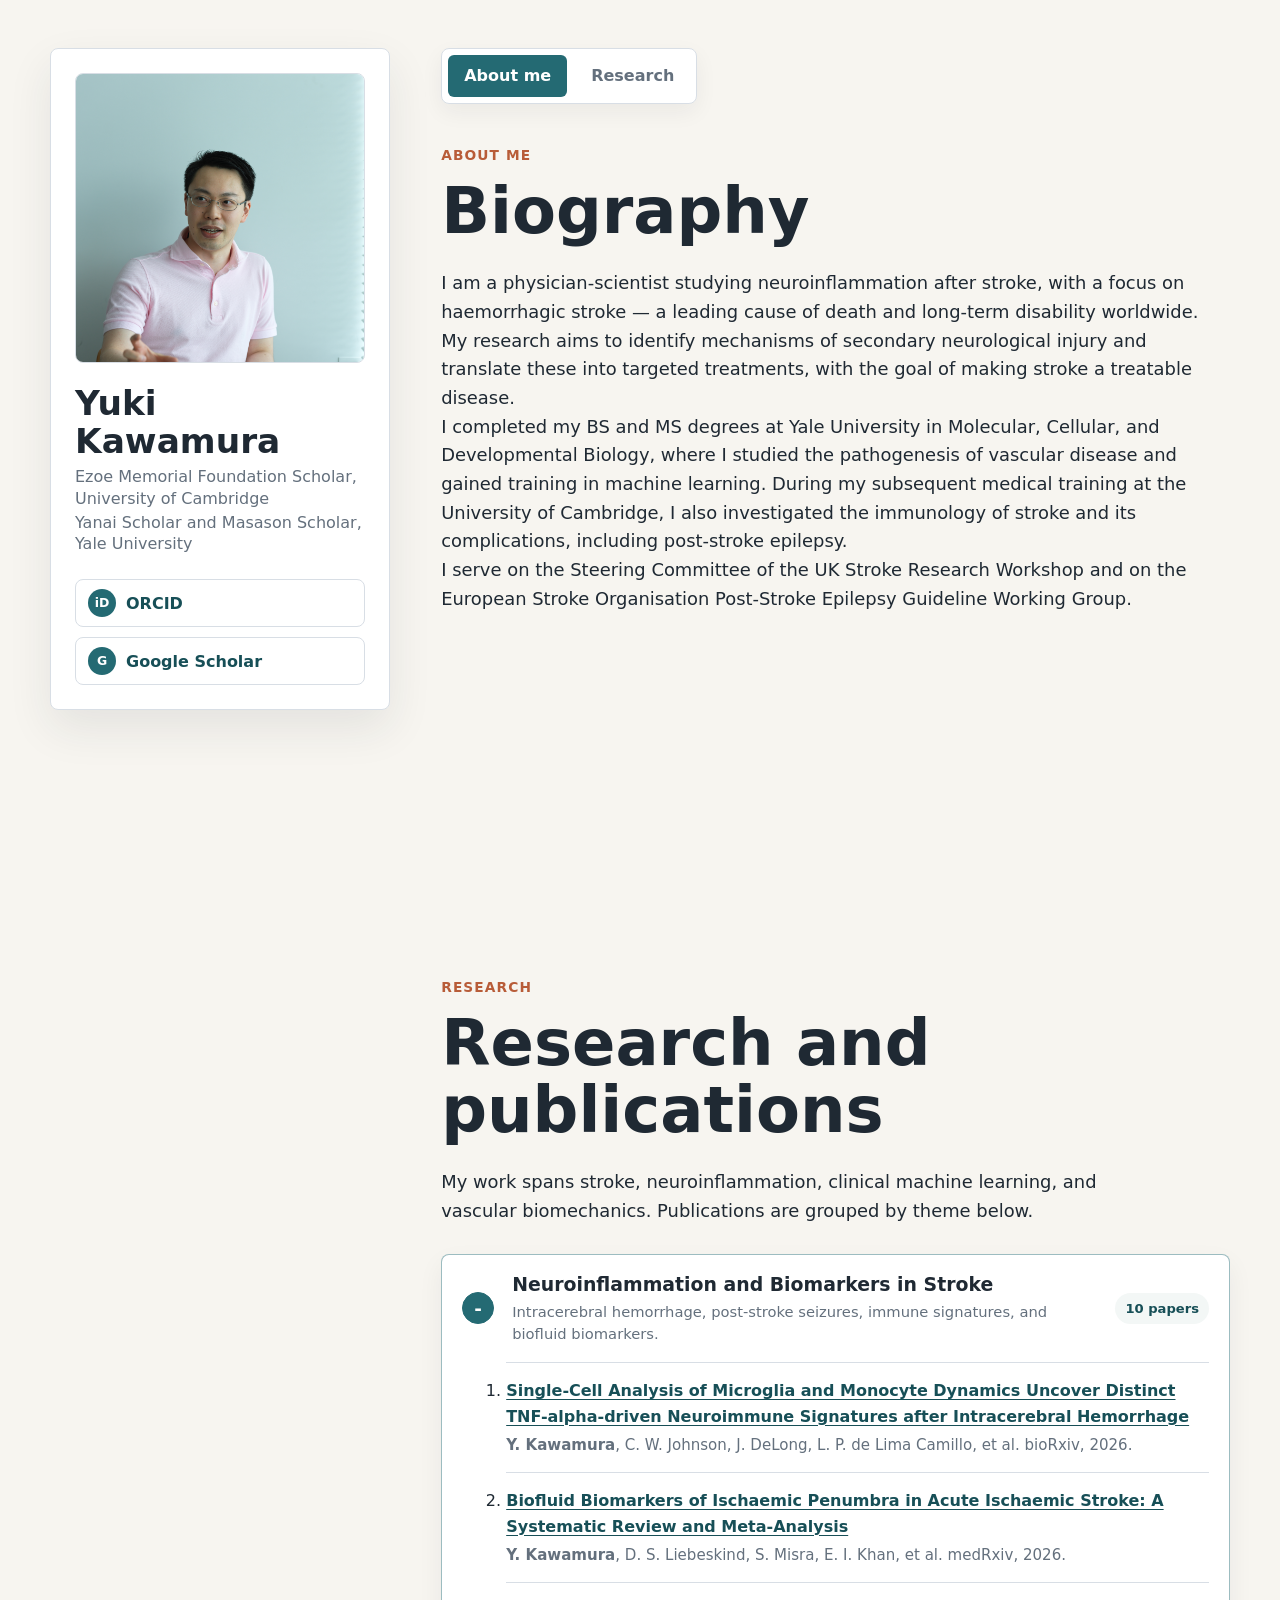
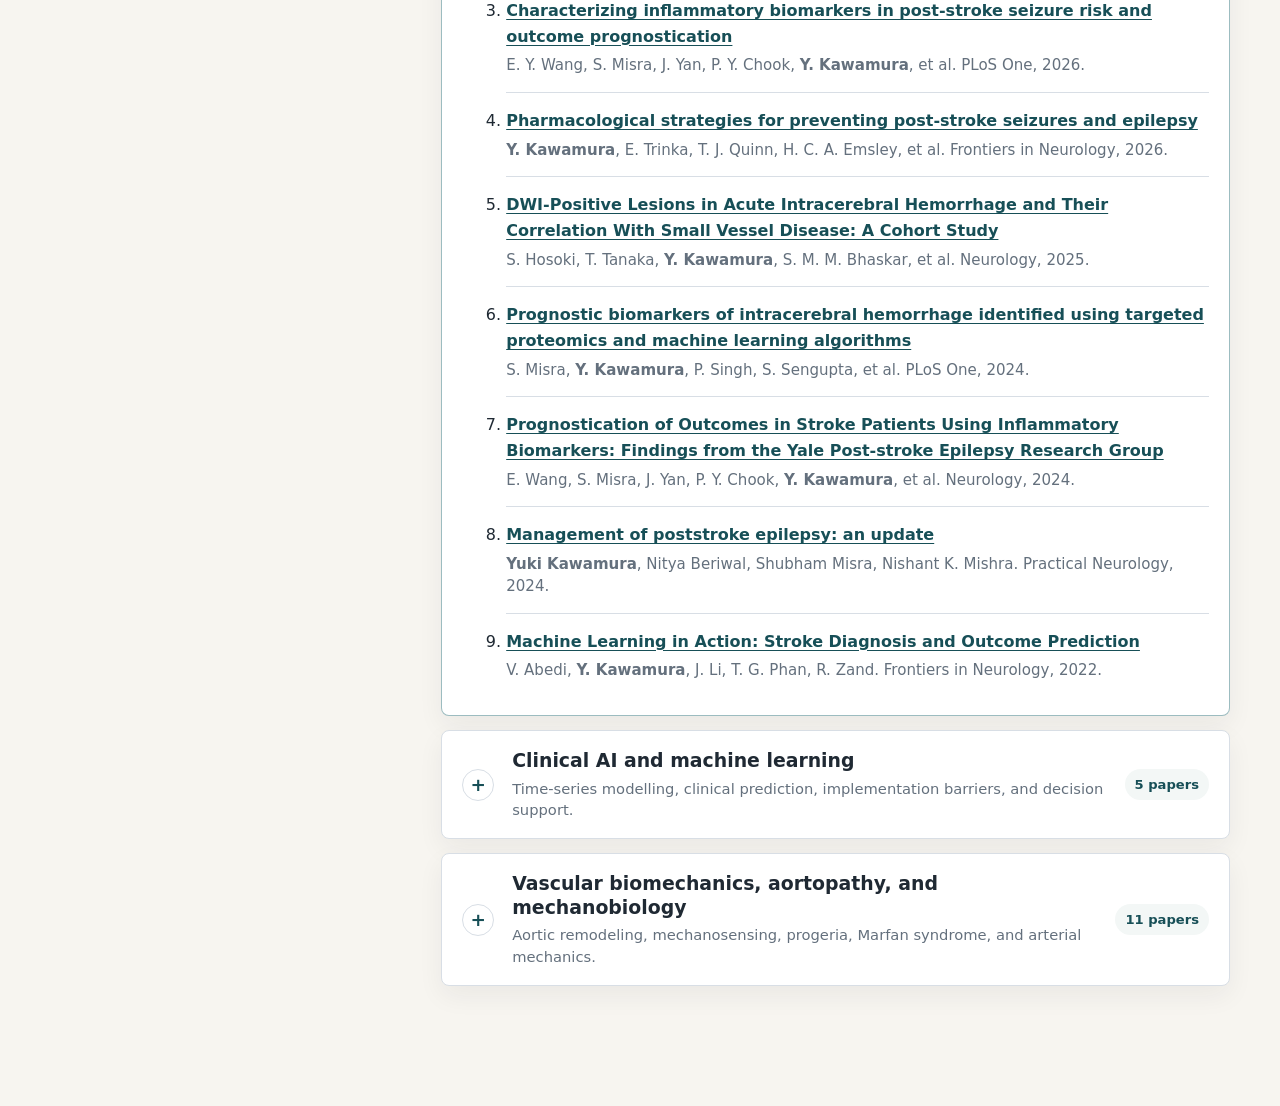
<file: index.html>
<!doctype html>
<html lang="en">
  <head>
    <meta charset="utf-8">
    <meta name="viewport" content="width=device-width, initial-scale=1">
    <meta name="description" content="Physician-scientist at Cambridge/Yale studying neuroinflammation after stroke. Research in haemorrhagic stroke, post-stroke epilepsy, and single-cell genomics.">
    <meta property="og:title" content="Yuki Kawamura | Academic Website">
    <meta property="og:description" content="Physician-scientist at Cambridge/Yale studying neuroinflammation after stroke.">
    <meta property="og:url" content="https://ykawamura-gthb.github.io">
    <meta property="og:type" content="website">
    <script type="application/ld+json">
    {
      "@context": "https://schema.org",
      "@type": "Person",
      "name": "Yuki Kawamura",
      "url": "https://ykawamura-gthb.github.io",
      "sameAs": [
        "https://orcid.org/0000-0003-2137-6464",
        "https://scholar.google.co.jp/citations?user=TOmnEFgAAAAJ"
      ],
      "jobTitle": "Physician-Scientist",
      "affiliation": {"@type": "Organization", "name": "University of Cambridge"}
    }
    </script>
    <title>Yuki Kawamura | Academic Website</title>
    <link rel="stylesheet" href="styles.css">
  </head>
  <body>
    <div class="site-shell">
      <aside class="profile-sidebar" aria-label="Profile">
        <div class="photo-frame">
          <img src="assets/profile-photo.jpg" alt="Portrait of Yuki Kawamura" onerror="this.hidden=true; this.nextElementSibling.hidden=false;">
          <div class="photo-placeholder" hidden>YK</div>
        </div>

        <div class="identity">
          <h1>Yuki Kawamura</h1>
          <div class="roles">
            <p class="role">Ezoe Memorial Foundation Scholar, University of Cambridge</p>
            <p class="role">Yanai Scholar and Masason Scholar, Yale University</p>
          </div>
        </div>

        <nav class="profile-links" aria-label="Academic profiles">
          <a href="https://orcid.org/0000-0003-2137-6464" target="_blank" rel="noreferrer">
            <span class="link-mark">iD</span>
            ORCID
          </a>
          <a href="https://scholar.google.co.jp/citations?user=TOmnEFgAAAAJ&hl=en" target="_blank" rel="noreferrer">
            <span class="link-mark">G</span>
            Google Scholar
          </a>
        </nav>

      </aside>

      <main class="content-panel">
        <header class="topbar">
          <nav class="tabs" aria-label="Primary">
            <button class="tab-button is-active" id="about-tab" type="button" data-tab="about" aria-controls="about" aria-selected="true">
              About me
            </button>
            <button class="tab-button" id="research-tab" type="button" data-tab="research" aria-controls="research" aria-selected="false">
              Research
            </button>
          </nav>
        </header>

        <section class="tab-panel is-active" id="about" aria-labelledby="about-tab" data-section="about">
          <p class="kicker">About me</p>
          <h2>Biography</h2>
          <div class="rich-text">
            <p>
              I am a physician-scientist studying neuroinflammation after stroke, with a focus on haemorrhagic stroke — a leading cause of death and long-term disability worldwide. My research aims to identify mechanisms of secondary neurological injury and translate these into targeted treatments, with the goal of making stroke a treatable disease.<br>
              I completed my BS and MS degrees at Yale University in Molecular, Cellular, and Developmental Biology, where I studied the pathogenesis of vascular disease and gained training in machine learning. During my subsequent medical training at the University of Cambridge, I also investigated the immunology of stroke and its complications, including post-stroke epilepsy.<br>
              I serve on the Steering Committee of the UK Stroke Research Workshop and on the European Stroke Organisation Post-Stroke Epilepsy Guideline Working Group.
            </p>
          </div>
        </section>

        <section class="tab-panel" id="research" aria-labelledby="research-tab" data-section="research">
          <p class="kicker">Research</p>
          <h2>Research and publications</h2>
          <div class="rich-text research-intro">
            <p>
              My work spans stroke, neuroinflammation, clinical machine learning, and vascular biomechanics. Publications
              are grouped by theme below.
            </p>
          </div>

          <div class="publication-topics" id="publication-topics">
            <details class="topic-card" open>
              <summary>
                <span>
                  <strong>Neuroinflammation and Biomarkers in Stroke</strong>
                  <small>Intracerebral hemorrhage, post-stroke seizures, immune signatures, and biofluid biomarkers.</small>
                </span>
                <span class="paper-count">10 papers</span>
              </summary>
              <ol class="publication-list">
                <li>
                  <a href="https://pmc.ncbi.nlm.nih.gov/articles/PMC13041951/" target="_blank" rel="noreferrer">
                    Single-Cell Analysis of Microglia and Monocyte Dynamics Uncover Distinct TNF-alpha-driven Neuroimmune Signatures after Intracerebral Hemorrhage
                  </a>
                  <span><strong>Y. Kawamura</strong>, C. W. Johnson, J. DeLong, L. P. de Lima Camillo, et al. bioRxiv, 2026.</span>
                </li>
                <li>
                  <a href="https://www.medrxiv.org/content/10.64898/2026.03.03.26347352.full.pdf" target="_blank" rel="noreferrer">
                    Biofluid Biomarkers of Ischaemic Penumbra in Acute Ischaemic Stroke: A Systematic Review and Meta-Analysis
                  </a>
                  <span><strong>Y. Kawamura</strong>, D. S. Liebeskind, S. Misra, E. I. Khan, et al. medRxiv, 2026.</span>
                </li>
                <li>
                  <a href="https://journals.plos.org/plosone/article?id=10.1371/journal.pone.0345752" target="_blank" rel="noreferrer">
                    Characterizing inflammatory biomarkers in post-stroke seizure risk and outcome prognostication
                  </a>
                  <span>E. Y. Wang, S. Misra, J. Yan, P. Y. Chook, <strong>Y. Kawamura</strong>, et al. PLoS One, 2026.</span>
                </li>
                <li>
                  <a href="https://www.frontiersin.org/journals/neurology/articles/10.3389/fneur.2025.1709077/full" target="_blank" rel="noreferrer">
                    Pharmacological strategies for preventing post-stroke seizures and epilepsy
                  </a>
                  <span><strong>Y. Kawamura</strong>, E. Trinka, T. J. Quinn, H. C. A. Emsley, et al. Frontiers in Neurology, 2026.</span>
                </li>
                <li>
                  <a href="https://www.neurology.org/doi/abs/10.1212/WNL.0000000000214338" target="_blank" rel="noreferrer">
                    DWI-Positive Lesions in Acute Intracerebral Hemorrhage and Their Correlation With Small Vessel Disease: A Cohort Study
                  </a>
                  <span>S. Hosoki, T. Tanaka, <strong>Y. Kawamura</strong>, S. M. M. Bhaskar, et al. Neurology, 2025.</span>
                </li>
                <li>
                  <a href="https://journals.plos.org/plosone/article?id=10.1371/journal.pone.0296616" target="_blank" rel="noreferrer">
                    Prognostic biomarkers of intracerebral hemorrhage identified using targeted proteomics and machine learning algorithms
                  </a>
                  <span>S. Misra, <strong>Y. Kawamura</strong>, P. Singh, S. Sengupta, et al. PLoS One, 2024.</span>
                </li>
                <li>
                  <a href="https://www.neurology.org/doi/abs/10.1212/WNL.0000000000204783" target="_blank" rel="noreferrer">
                    Prognostication of Outcomes in Stroke Patients Using Inflammatory Biomarkers: Findings from the Yale Post-stroke Epilepsy Research Group
                  </a>
                  <span>E. Wang, S. Misra, J. Yan, P. Y. Chook, <strong>Y. Kawamura</strong>, et al. Neurology, 2024.</span>
                </li>
                <li>
                  <a href="https://scholar.google.co.jp/citations?view_op=view_citation&hl=en&oe=ASCII&user=TOmnEFgAAAAJ&pagesize=100&citation_for_view=TOmnEFgAAAAJ:8k81kl-MbHgC" target="_blank" rel="noreferrer">
                    Management of poststroke epilepsy: an update
                  </a>
                  <span><strong>Yuki Kawamura</strong>, Nitya Beriwal, Shubham Misra, Nishant K. Mishra. Practical Neurology, 2024.</span>
                </li>
                <li>
                  <a href="https://www.frontiersin.org/journals/neurology/articles/10.3389/fneur.2022.984467/full" target="_blank" rel="noreferrer">
                    Machine Learning in Action: Stroke Diagnosis and Outcome Prediction
                  </a>
                  <span>V. Abedi, <strong>Y. Kawamura</strong>, J. Li, T. G. Phan, R. Zand. Frontiers in Neurology, 2022.</span>
                </li>
              </ol>
            </details>

            <details class="topic-card">
              <summary>
                <span>
                  <strong>Clinical AI and machine learning</strong>
                  <small>Time-series modelling, clinical prediction, implementation barriers, and decision support.</small>
                </span>
                <span class="paper-count">5 papers</span>
              </summary>
              <ol class="publication-list">
                <li>
                  <a href="https://proceedings.neurips.cc/paper_files/paper/2024/hash/c1e67cde895c3c91edb43569ad0df260-Abstract-Conference.html" target="_blank" rel="noreferrer">
                    Trajectory flow matching with applications to clinical time series modelling
                  </a>
                  <span>X. N. Zhang, Y. Pu, <strong>Y. Kawamura</strong>, A. Loza, Y. Bengio, D. Shung, A. Tong. NeurIPS, 2024.</span>
                </li>
                <li>
                  <a href="https://www.sciencedirect.com/science/article/pii/S0016508524051837" target="_blank" rel="noreferrer">
                    Validation of an Electronic Health Record-Based Machine Learning Model Compared With Clinical Risk Scores for Gastrointestinal Bleeding
                  </a>
                  <span>D. L. Shung, C. E. Chan, K. You, S. Nakamura, T. Saarinen, et al. Gastroenterology, 2024.</span>
                </li>
                <li>
                  <a href="https://www.mdpi.com/2077-0383/13/5/1313" target="_blank" rel="noreferrer">
                    Many Models, Little Adoption: What Accounts for Low Uptake of Machine Learning Models for Atrial Fibrillation Prediction and Detection?
                  </a>
                  <span><strong>Y. Kawamura</strong>, A. Vafaei Sadr, V. Abedi, R. Zand. Journal of Clinical Medicine, 2024.</span>
                </li>
                <li>
                  <a href="https://www.mdpi.com/2306-5354/12/12/1363" target="_blank" rel="noreferrer">
                    Translating AI to the Bedside with Physician Buy-In: Recommendations from a Meta-Analysis and Systematic Review of the Literature
                  </a>
                  <span>G. Hwang, S. S. Hejazian, A. Vafaei Sadr, J. K. Wagner, P. Hao, et al. Bioengineering, 2025.</span>
                </li>
                <li>
                  <a href="https://scholar.google.co.jp/citations?view_op=view_citation&hl=en&oe=ASCII&user=TOmnEFgAAAAJ&pagesize=100&citation_for_view=TOmnEFgAAAAJ:YsMSGLbcyi4C" target="_blank" rel="noreferrer">
                    271: External validation of an electronic health record-based deep learning model for automated rapid risk stratification of patients presenting with acute gastrointestinal bleeding
                  </a>
                  <span>D. Shung, M. Simonov, C. Tsay, <strong>Y. Kawamura</strong>, C. M. Partridge, P. Thomas, et al. Gastroenterology, 2022.</span>
                </li>
              </ol>
            </details>

            <details class="topic-card">
              <summary>
                <span>
                  <strong>Vascular biomechanics, aortopathy, and mechanobiology</strong>
                  <small>Aortic remodeling, mechanosensing, progeria, Marfan syndrome, and arterial mechanics.</small>
                </span>
                <span class="paper-count">11 papers</span>
              </summary>
              <ol class="publication-list">
                <li>
                  <a href="https://anatomypubs.onlinelibrary.wiley.com/doi/abs/10.1002/dvdy.283" target="_blank" rel="noreferrer">
                    Developmental origins of mechanical homeostasis in the aorta
                  </a>
                  <span>S.-I. Murtada, <strong>Y. Kawamura</strong>, G. Li, M. A. Schwartz, G. Tellides, J. D. Humphrey. Developmental Dynamics, 2021.</span>
                </li>
                <li>
                  <a href="https://royalsocietypublishing.org/rsif/article/17/166/20200066/35989" target="_blank" rel="noreferrer">
                    Paradoxical aortic stiffening and subsequent cardiac dysfunction in Hutchinson-Gilford progeria syndrome
                  </a>
                  <span>S.-I. Murtada, <strong>Y. Kawamura</strong>, A. W. Caulk, H. Ahmadzadeh, et al. Journal of the Royal Society Interface, 2020.</span>
                </li>
                <li>
                  <a href="https://www.ahajournals.org/doi/abs/10.1161/ATVBAHA.123.319122" target="_blank" rel="noreferrer">
                    Effects of Age, Sex, and Extracellular Matrix Integrity on Aortic Dilatation and Rupture in a Mouse Model of Marfan Syndrome
                  </a>
                  <span>D. Weiss, B. V. Rego, C. Cavinato, D. S. Li, <strong>Y. Kawamura</strong>, et al. Arteriosclerosis, Thrombosis, and Vascular Biology, 2023.</span>
                </li>
                <li>
                  <a href="https://www.nature.com/articles/s41598-021-92659-1" target="_blank" rel="noreferrer">
                    Quantitative not qualitative histology differentiates aneurysmal from nondilated ascending aortas and reveals a net gain of medial components
                  </a>
                  <span>S. Yousef, N. Matsumoto, I. Dabe, M. Mori, A. B. Landry, et al. Scientific Reports, 2021.</span>
                </li>
                <li>
                  <a href="https://elifesciences.org/articles/82728" target="_blank" rel="noreferrer">
                    Lonafarnib improves cardiovascular function and survival in a mouse model of Hutchinson-Gilford Progeria Syndrome
                  </a>
                  <span>S.-I. Murtada, N. Mikush, M. Wang, P. Ren, <strong>Y. Kawamura</strong>, et al. eLife, 2023.</span>
                </li>
                <li>
                  <a href="https://www.sciencedirect.com/science/article/pii/S0021929021000774" target="_blank" rel="noreferrer">
                    Differential biomechanical responses of elastic and muscular arteries to angiotensin II-induced hypertension
                  </a>
                  <span>S.-I. Murtada, <strong>Y. Kawamura</strong>, D. Weiss, J. D. Humphrey. Journal of Biomechanics, 2021.</span>
                </li>
                <li>
                  <a href="https://www.sciencedirect.com/science/article/pii/S1751616120308018" target="_blank" rel="noreferrer">
                    Adventitial remodeling protects against aortic rupture following late smooth muscle-specific disruption of TGF-beta signaling
                  </a>
                  <span><strong>Y. Kawamura</strong>, S.-I. Murtada, F. Gao, X. Liu, G. Tellides, J. D. Humphrey. Journal of the Mechanical Behavior of Biomedical Materials, 2021.</span>
                </li>
                <li>
                  <a href="https://academic.oup.com/ehjopen/article-abstract/3/2/oead010/7043129" target="_blank" rel="noreferrer">
                    Smooth muscle alpha-v integrins regulate vascular fibrosis via CD109 downregulation of TGF-beta signalling
                  </a>
                  <span>Z. Li, E. Belozertseva, A. Parlakian, R. Bascetin, H. Louis, <strong>Y. Kawamura</strong>, et al. European Heart Journal Open, 2023.</span>
                </li>
                <li>
                  <a href="https://link.springer.com/article/10.1007/s10237-023-01722-5" target="_blank" rel="noreferrer">
                    Biomechanical and transcriptional evidence that smooth muscle cell death drives an osteochondrogenic phenotype and severe proximal vascular disease in progeria
                  </a>
                  <span>S.-I. Murtada<sup class="star">*</sup>, <strong>Y. Kawamura<sup class="star">*</sup></strong>, C. Cavinato, M. Wang, A. B. Ramachandra, et al. Biomechanics and Modeling in Mechanobiology, 2023.</span>
                </li>
                <li>
                  <a href="https://www.jacc.org/doi/abs/10.1016/j.jacbts.2025.101353" target="_blank" rel="noreferrer">
                    Focal Adhesion Kinase Drives Rho/ROCK and mTOR Signaling to Protect and Augment Aortic Dissections
                  </a>
                  <span>Z. Zhou, P. Guan, R. Sarkar, Y. Yu, A. Richard, D. Weiss, <strong>Y. Kawamura</strong>, et al. JACC: Basic to Translational Science, 2025.</span>
                </li>
                <li>
                  <a href="https://www.ahajournals.org/doi/abs/10.1161/circ.144.suppl_1.12566" target="_blank" rel="noreferrer">
                    Aortic Smooth Muscle Cell Focal Adhesion Kinase Activation is Associated With Acute Aortic Dissections
                  </a>
                  <span>Z. Zhou, Y. Li, C. Zhang, H. G. Vasquez, <strong>Y. Kawamura</strong>, et al. Circulation, 2021.</span>
                </li>
              </ol>
            </details>
          </div>
        </section>
      </main>
    </div>

    <script src="site-data.js"></script>
    <script src="script.js"></script>
  </body>
</html>
</file>
<file: styles.css>
:root {
  --bg: #f7f5f0;
  --panel: #ffffff;
  --ink: #1f2933;
  --muted: #64707d;
  --line: #d8dee5;
  --accent: #246a73;
  --accent-strong: #174f57;
  --warm: #b85c38;
  --shadow: 0 18px 45px rgba(31, 41, 51, 0.09);
}

* {
  box-sizing: border-box;
}

html {
  scroll-behavior: smooth;
}

body {
  margin: 0;
  min-height: 100vh;
  background: var(--bg);
  color: var(--ink);
  font-family: ui-sans-serif, system-ui, -apple-system, BlinkMacSystemFont, "Segoe UI", sans-serif;
  line-height: 1.6;
}

a {
  color: inherit;
}

.site-shell {
  display: grid;
  grid-template-columns: minmax(260px, 340px) minmax(0, 1fr);
  gap: clamp(24px, 4vw, 56px);
  width: min(1180px, calc(100% - 32px));
  min-height: 100vh;
  margin: 0 auto;
  padding: clamp(18px, 4vw, 48px) 0;
}

.profile-sidebar {
  align-self: start;
  position: sticky;
  top: 24px;
  display: grid;
  gap: 22px;
  padding: 24px;
  background: var(--panel);
  border: 1px solid var(--line);
  border-radius: 8px;
  box-shadow: var(--shadow);
}

.photo-frame {
  width: 100%;
  aspect-ratio: 1;
  overflow: hidden;
  background: #e7ecec;
  border-radius: 8px;
  border: 1px solid var(--line);
}

.photo-frame img,
.photo-placeholder {
  width: 100%;
  height: 100%;
}

.photo-frame img {
  display: block;
  object-fit: cover;
}

.photo-placeholder {
  display: grid;
  place-items: center;
  color: var(--accent-strong);
  font-size: clamp(3rem, 16vw, 6.5rem);
  font-weight: 800;
  background:
    linear-gradient(135deg, rgba(36, 106, 115, 0.16), rgba(184, 92, 56, 0.15)),
    #eef2f1;
}

.identity h1 {
  margin: 0;
  font-size: clamp(1.65rem, 4vw, 2.15rem);
  line-height: 1.1;
}

.identity .role {
  display: block;
  margin: 0.15rem 0;
  line-height: 1.35;
  white-space: normal;
  overflow: visible;
  text-overflow: clip;
  max-height: none;
  height: auto;
  -webkit-line-clamp: unset;
  line-clamp: unset;
  -webkit-box-orient: unset;
}

.roles {
  margin-top: 0.35rem;
}

.role {
  margin: 0;
  color: var(--muted);
  line-height: 1.4;
  max-width: 100%;
  overflow-wrap: anywhere;
  hyphens: auto;
}

.profile-links {
  display: grid;
  gap: 10px;
}

.profile-links a {
  display: flex;
  align-items: center;
  gap: 10px;
  min-height: 44px;
  padding: 9px 12px;
  border: 1px solid var(--line);
  border-radius: 8px;
  color: var(--accent-strong);
  text-decoration: none;
  font-weight: 700;
}

.profile-links a:focus-visible,
.profile-links a:hover {
  border-color: var(--accent);
  outline: none;
}

.link-mark {
  display: inline-grid;
  place-items: center;
  flex: 0 0 28px;
  height: 28px;
  border-radius: 50%;
  background: var(--accent);
  color: #fff;
  font-size: 0.78rem;
  font-weight: 800;
}

.metrics-widget {
  display: grid;
  gap: 16px;
  padding-top: 18px;
  border-top: 1px solid var(--line);
}

.metrics-widget h2,
.metrics-widget p,
.metrics-widget dl {
  margin: 0;
}

.metrics-widget h2 {
  font-size: 0.95rem;
  text-transform: uppercase;
  letter-spacing: 0.08em;
}

.metrics-widget p {
  color: var(--muted);
  font-size: 0.9rem;
}

.metrics-widget dl {
  display: grid;
  grid-template-columns: repeat(2, minmax(0, 1fr));
  gap: 10px;
}

.metrics-widget dl > div {
  padding: 14px;
  background: #f3f7f6;
  border-radius: 8px;
}

.metrics-widget dt {
  color: var(--muted);
  font-size: 0.82rem;
}

.metrics-widget dd {
  margin: 2px 0 0;
  color: var(--accent-strong);
  font-size: 1.55rem;
  font-weight: 800;
  line-height: 1.15;
}

.flip-number {
  display: inline-block;
  min-width: 3ch;
  transform-origin: 50% 70%;
}

.flip-number.is-flipping {
  animation: metric-flip 180ms ease-out;
}

@keyframes metric-flip {
  0% {
    opacity: 0.35;
    transform: rotateX(82deg) translateY(-2px);
  }

  100% {
    opacity: 1;
    transform: rotateX(0deg) translateY(0);
  }
}

.content-panel {
  min-width: 0;
  display: grid;
  grid-template-rows: auto;
  gap: 28px;
}

.topbar {
  display: flex;
  justify-content: flex-start;
  position: sticky;
  top: 24px;
  z-index: 10;
}

.tabs {
  display: inline-flex;
  gap: 8px;
  padding: 6px;
  background: var(--panel);
  border: 1px solid var(--line);
  border-radius: 8px;
  box-shadow: 0 8px 22px rgba(31, 41, 51, 0.06);
}

.tab-button {
  min-height: 42px;
  padding: 0 16px;
  border: 0;
  border-radius: 6px;
  background: transparent;
  color: var(--muted);
  cursor: pointer;
  font: inherit;
  font-weight: 750;
}

.tab-button.is-active {
  background: var(--accent);
  color: #fff;
}

.tab-button:focus-visible {
  outline: 3px solid rgba(36, 106, 115, 0.28);
  outline-offset: 2px;
}

.tab-panel {
  max-width: 860px;
  min-height: calc(100vh - 96px);
  padding: 12px 0 72px;
  scroll-margin-top: 112px;
}

.tab-panel.is-active {
  display: block;
}

.kicker {
  margin: 0 0 12px;
  color: var(--warm);
  font-size: 0.86rem;
  font-weight: 800;
  text-transform: uppercase;
  letter-spacing: 0.08em;
}

.tab-panel h2 {
  margin: 0 0 24px;
  font-size: clamp(2rem, 6vw, 4rem);
  line-height: 1.05;
}

.rich-text {
  font-size: clamp(1rem, 2vw, 1.12rem);
}

.rich-text p,
.rich-text ul {
  margin: 0 0 18px;
}

.rich-text ul {
  padding-left: 1.2rem;
}

.rich-text li + li {
  margin-top: 10px;
}

.research-intro {
  max-width: 680px;
}

.publication-topics {
  display: grid;
  gap: 14px;
  max-width: 860px;
  margin-top: 28px;
}

.topic-card {
  overflow: hidden;
  background: var(--panel);
  border: 1px solid var(--line);
  border-radius: 8px;
  box-shadow: 0 10px 26px rgba(31, 41, 51, 0.06);
}

.topic-card[open] {
  border-color: rgba(36, 106, 115, 0.45);
}

.topic-card summary {
  display: flex;
  align-items: center;
  justify-content: space-between;
  gap: 18px;
  min-height: 88px;
  padding: 18px 20px;
  cursor: pointer;
  list-style: none;
}

.topic-card summary::-webkit-details-marker {
  display: none;
}

.topic-card summary::before {
  content: "+";
  display: inline-grid;
  place-items: center;
  flex: 0 0 30px;
  height: 30px;
  border: 1px solid var(--line);
  border-radius: 50%;
  color: var(--accent-strong);
  font-size: 1.15rem;
  font-weight: 750;
}

.topic-card[open] summary::before {
  content: "-";
  background: var(--accent);
  border-color: var(--accent);
  color: #fff;
}

.topic-card summary > span:first-of-type {
  flex: 1;
  min-width: 0;
}

.topic-card summary strong {
  display: block;
  font-size: clamp(1rem, 2vw, 1.18rem);
  line-height: 1.25;
}

.topic-card summary small {
  display: block;
  margin-top: 5px;
  color: var(--muted);
  font-size: 0.92rem;
  line-height: 1.45;
}

.paper-count {
  flex: 0 0 auto;
  padding: 5px 10px;
  background: #f3f7f6;
  border-radius: 999px;
  color: var(--accent-strong);
  font-size: 0.82rem;
  font-weight: 800;
  white-space: nowrap;
}

.publication-list {
  display: grid;
  gap: 0;
  margin: 0;
  padding: 0 20px 18px 64px;
  list-style-position: outside;
}

.publication-list li {
  padding: 15px 0;
  border-top: 1px solid var(--line);
}

.publication-list a {
  color: var(--accent-strong);
  font-weight: 800;
  line-height: 1.35;
  text-decoration-thickness: 1px;
  text-underline-offset: 3px;
}

.publication-list a:hover,
.publication-list a:focus-visible {
  color: var(--warm);
}

.publication-list span {
  display: block;
  margin-top: 6px;
  color: var(--muted);
  font-size: 0.94rem;
  line-height: 1.45;
}

@media (max-width: 800px) {
  .site-shell {
    grid-template-columns: 1fr;
    gap: 28px;
  }

  .profile-sidebar {
    position: static;
  }

  .photo-frame {
    max-width: 260px;
  }

  .tabs {
    width: 100%;
  }

  .tab-button {
    flex: 1;
  }

  .topic-card summary {
    align-items: flex-start;
    flex-wrap: wrap;
  }

  .paper-count {
    margin-left: 48px;
  }

  .publication-list {
    padding-left: 44px;
  }
}
</file>
